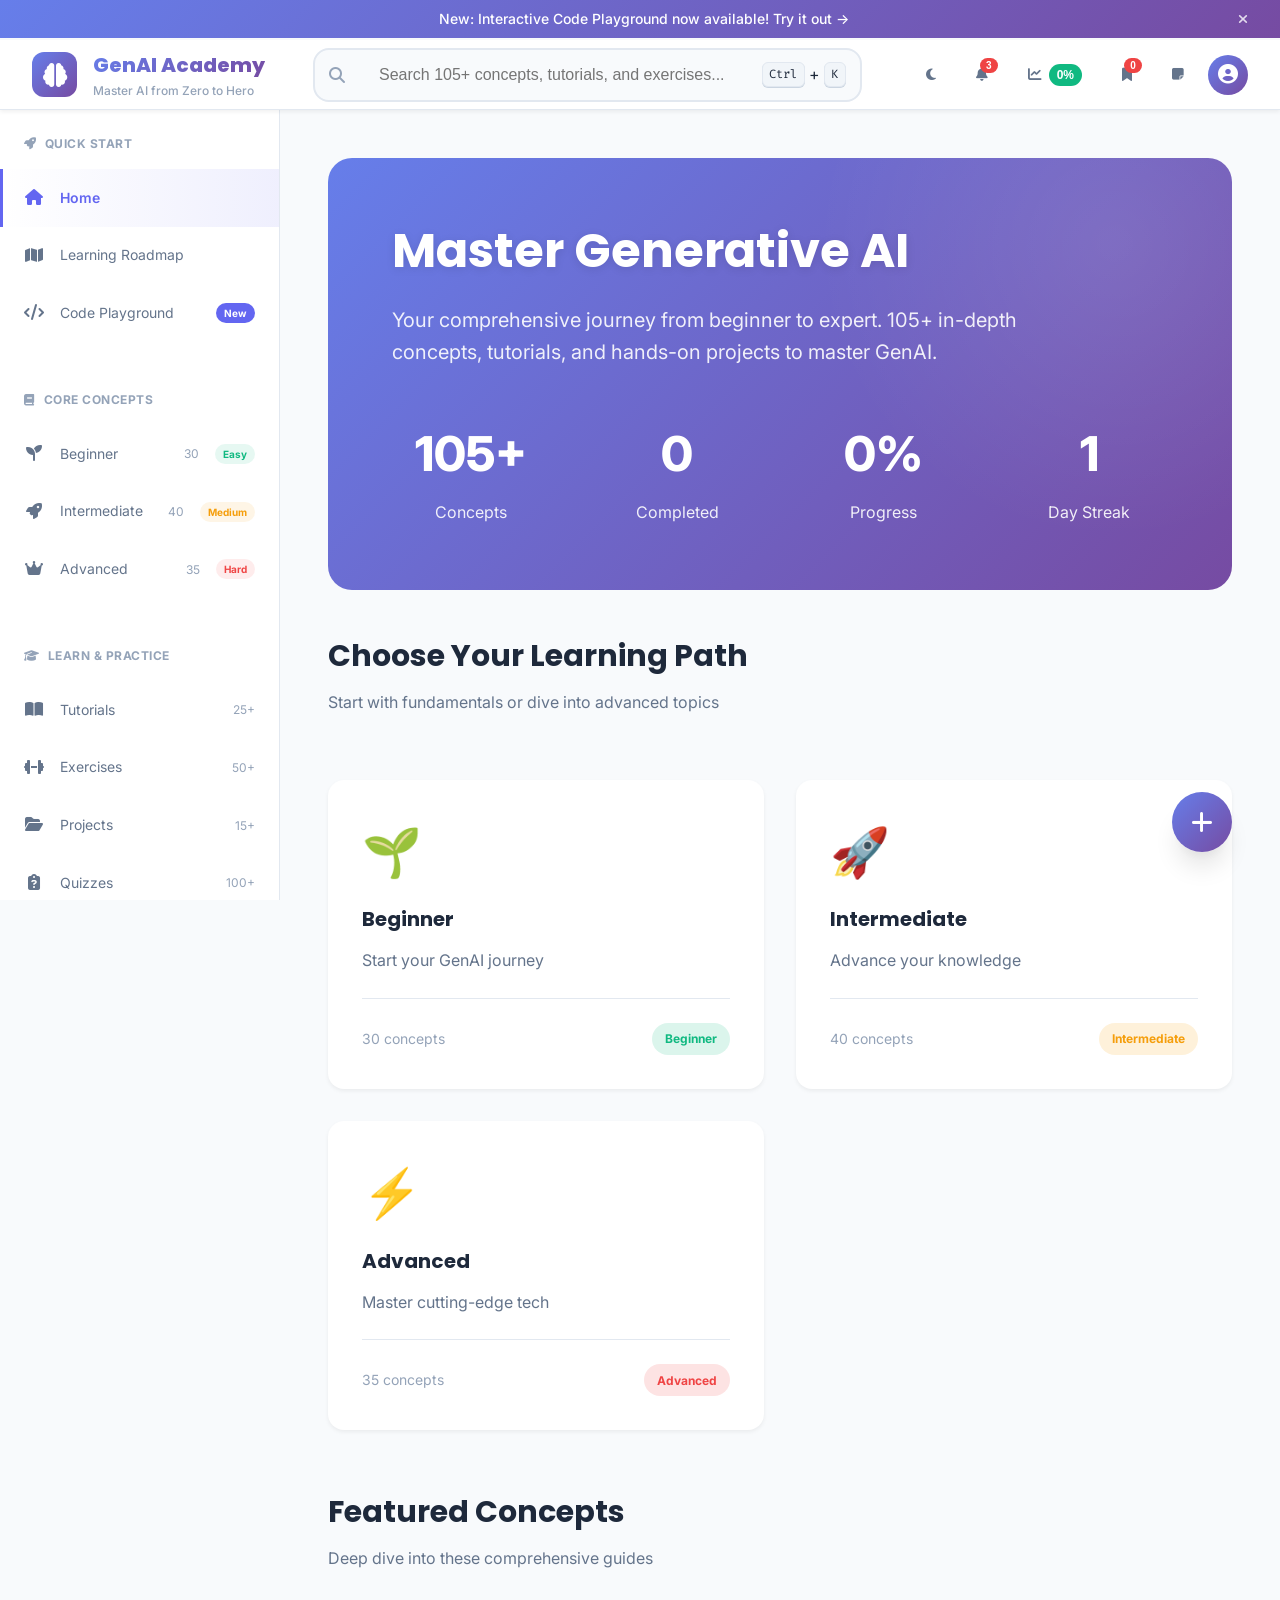
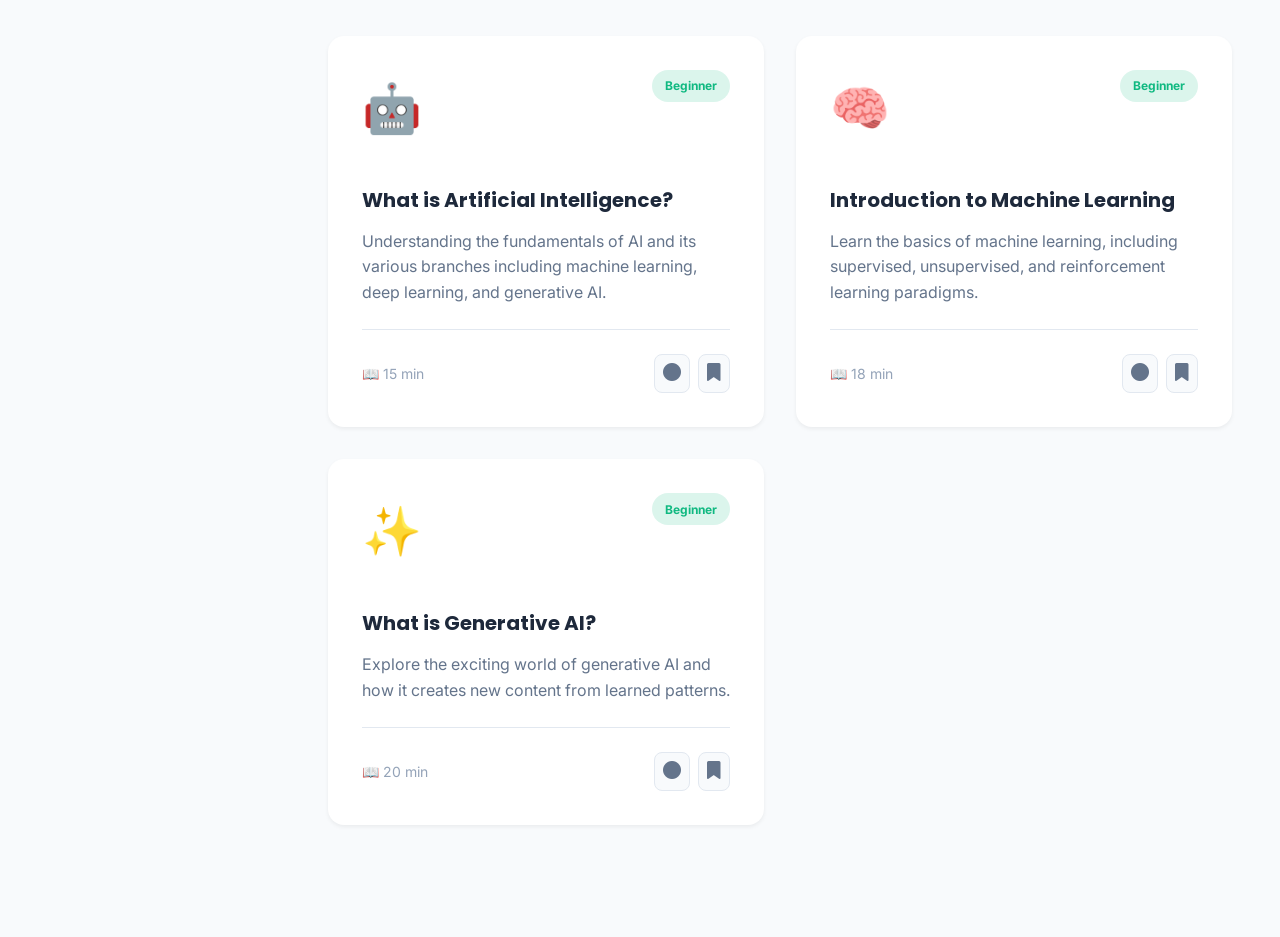
<file: index.html>
<!DOCTYPE html>
<html lang="en">
<head>
    <meta charset="UTF-8">
    <meta name="viewport" content="width=device-width, initial-scale=1.0">
    <title>GenAI Academy - Master Generative AI from Beginner to Expert</title>
    <meta name="description" content="The most comprehensive Generative AI learning platform with 105+ in-depth concepts, interactive tutorials, code playgrounds, and real-world projects">
    <link rel="stylesheet" href="styles.css">
    <link rel="preconnect" href="https://fonts.googleapis.com">
    <link rel="preconnect" href="https://fonts.gstatic.com" crossorigin>
    <link href="https://fonts.googleapis.com/css2?family=Poppins:wght@300;400;500;600;700;800;900&family=Inter:wght@300;400;500;600;700;800&family=Fira+Code:wght@400;500;600&display=swap" rel="stylesheet">
    <link rel="stylesheet" href="https://cdnjs.cloudflare.com/ajax/libs/font-awesome/6.4.0/css/all.min.css">
</head>
<body>
    <!-- Loading Screen -->
    <div id="loading-screen" class="loading-screen">
        <div class="loading-content">
            <div class="loading-spinner"></div>
            <h2>Loading GenAI Academy</h2>
            <p>Preparing your learning experience...</p>
            <div class="loading-progress">
                <div class="loading-progress-bar" id="loadingProgress"></div>
            </div>
        </div>
    </div>

    <!-- Announcement Banner -->
    <div class="announcement-banner" id="announcementBanner">
        <div class="announcement-content">
            <i class="fas fa-sparkles"></i>
            <span>New: Interactive Code Playground now available! Try it out →</span>
        </div>
        <button class="announcement-close" onclick="closeAnnouncement()">
            <i class="fas fa-times"></i>
        </button>
    </div>

    <!-- Header -->
    <header class="header">
        <div class="header-left">
            <button class="menu-toggle" id="menuToggle">
                <span></span>
                <span></span>
                <span></span>
            </button>
            <div class="logo">
                <div class="logo-icon">
                    <i class="fas fa-brain"></i>
                </div>
                <div class="logo-content">
                    <span class="logo-text">GenAI Academy</span>
                    <span class="logo-tagline">Master AI from Zero to Hero</span>
                </div>
            </div>
        </div>

        <div class="header-center">
            <div class="search-container">
                <div class="search-bar">
                    <i class="fas fa-search search-icon"></i>
                    <input type="text" id="searchInput" placeholder="Search 105+ concepts, tutorials, and exercises..." class="search-input">
                    <div class="search-shortcuts">
                        <kbd>Ctrl</kbd> + <kbd>K</kbd>
                    </div>
                </div>
                <div class="search-results" id="searchResults"></div>
            </div>
        </div>

        <div class="header-right">
            <button class="header-btn tooltip-container" id="themeToggle" title="Toggle Theme">
                <i class="fas fa-moon theme-icon"></i>
                <span class="tooltip">Toggle Theme</span>
            </button>

            <button class="header-btn tooltip-container" id="notificationsBtn" title="Notifications">
                <i class="fas fa-bell"></i>
                <span class="notification-badge">3</span>
                <span class="tooltip">Notifications</span>
            </button>

            <button class="header-btn tooltip-container" id="progressBtn" title="Your Progress">
                <i class="fas fa-chart-line"></i>
                <span class="progress-badge" id="progressBadge">0%</span>
                <span class="tooltip">Your Progress</span>
            </button>

            <button class="header-btn tooltip-container" id="bookmarksBtn" title="Bookmarks">
                <i class="fas fa-bookmark"></i>
                <span class="bookmark-count" id="bookmarkCount">0</span>
                <span class="tooltip">Bookmarks</span>
            </button>

            <button class="header-btn tooltip-container" id="notesBtn" title="My Notes">
                <i class="fas fa-note-sticky"></i>
                <span class="tooltip">My Notes</span>
            </button>

            <div class="user-menu">
                <button class="user-avatar">
                    <i class="fas fa-user-circle"></i>
                </button>
            </div>
        </div>
    </header>

    <!-- Sidebar -->
    <aside class="sidebar" id="sidebar">
        <nav class="sidebar-nav">
            <!-- Quick Start -->
            <div class="nav-section">
                <div class="nav-section-title">
                    <i class="fas fa-rocket"></i>
                    Quick Start
                </div>
                <a href="#home" class="nav-item active" data-page="home">
                    <span class="nav-icon"><i class="fas fa-home"></i></span>
                    <span class="nav-text">Home</span>
                </a>
                <a href="#roadmap" class="nav-item" data-page="roadmap">
                    <span class="nav-icon"><i class="fas fa-map"></i></span>
                    <span class="nav-text">Learning Roadmap</span>
                </a>
                <a href="#playground" class="nav-item" data-page="playground">
                    <span class="nav-icon"><i class="fas fa-code"></i></span>
                    <span class="nav-text">Code Playground</span>
                    <span class="nav-badge badge-new">New</span>
                </a>
            </div>

            <!-- Concepts -->
            <div class="nav-section">
                <div class="nav-section-title">
                    <i class="fas fa-book"></i>
                    Core Concepts
                </div>
                <a href="#beginner" class="nav-item" data-page="beginner">
                    <span class="nav-icon"><i class="fas fa-seedling"></i></span>
                    <span class="nav-text">Beginner</span>
                    <span class="nav-count">30</span>
                    <span class="nav-badge badge-green">Easy</span>
                </a>
                <a href="#intermediate" class="nav-item" data-page="intermediate">
                    <span class="nav-icon"><i class="fas fa-rocket"></i></span>
                    <span class="nav-text">Intermediate</span>
                    <span class="nav-count">40</span>
                    <span class="nav-badge badge-orange">Medium</span>
                </a>
                <a href="#advanced" class="nav-item" data-page="advanced">
                    <span class="nav-icon"><i class="fas fa-crown"></i></span>
                    <span class="nav-text">Advanced</span>
                    <span class="nav-count">35</span>
                    <span class="nav-badge badge-red">Hard</span>
                </a>
            </div>

            <!-- Learn & Practice -->
            <div class="nav-section">
                <div class="nav-section-title">
                    <i class="fas fa-graduation-cap"></i>
                    Learn & Practice
                </div>
                <a href="#tutorials" class="nav-item" data-page="tutorials">
                    <span class="nav-icon"><i class="fas fa-book-open"></i></span>
                    <span class="nav-text">Tutorials</span>
                    <span class="nav-count">25+</span>
                </a>
                <a href="#exercises" class="nav-item" data-page="exercises">
                    <span class="nav-icon"><i class="fas fa-dumbbell"></i></span>
                    <span class="nav-text">Exercises</span>
                    <span class="nav-count">50+</span>
                </a>
                <a href="#projects" class="nav-item" data-page="projects">
                    <span class="nav-icon"><i class="fas fa-folder-open"></i></span>
                    <span class="nav-text">Projects</span>
                    <span class="nav-count">15+</span>
                </a>
                <a href="#quizzes" class="nav-item" data-page="quizzes">
                    <span class="nav-icon"><i class="fas fa-clipboard-question"></i></span>
                    <span class="nav-text">Quizzes</span>
                    <span class="nav-count">100+</span>
                </a>
            </div>

            <!-- Resources -->
            <div class="nav-section">
                <div class="nav-section-title">
                    <i class="fas fa-compass"></i>
                    Resources
                </div>
                <a href="#faq" class="nav-item" data-page="faq">
                    <span class="nav-icon"><i class="fas fa-circle-question"></i></span>
                    <span class="nav-text">FAQ</span>
                </a>
                <a href="#interview" class="nav-item" data-page="interview">
                    <span class="nav-icon"><i class="fas fa-briefcase"></i></span>
                    <span class="nav-text">Interview Prep</span>
                </a>
                <a href="#glossary" class="nav-item" data-page="glossary">
                    <span class="nav-icon"><i class="fas fa-book-bookmark"></i></span>
                    <span class="nav-text">Glossary</span>
                </a>
                <a href="#resources" class="nav-item" data-page="resources">
                    <span class="nav-icon"><i class="fas fa-link"></i></span>
                    <span class="nav-text">External Resources</span>
                </a>
                <a href="#community" class="nav-item" data-page="community">
                    <span class="nav-icon"><i class="fas fa-users"></i></span>
                    <span class="nav-text">Community</span>
                </a>
            </div>
        </nav>

        <!-- Sidebar Footer -->
        <div class="sidebar-footer">
            <!-- Learning Streak -->
            <div class="streak-card">
                <div class="streak-header">
                    <i class="fas fa-fire"></i>
                    <span>Learning Streak</span>
                </div>
                <div class="streak-value">
                    <span class="streak-number" id="streakDays">0</span>
                    <span class="streak-label">days</span>
                </div>
            </div>

            <!-- Progress Card -->
            <div class="progress-card">
                <div class="progress-card-header">
                    <span class="progress-card-title">Your Progress</span>
                    <span class="progress-percentage" id="sidebarProgressPercent">0%</span>
                </div>
                <div class="progress-bar">
                    <div class="progress-bar-fill" id="sidebarProgressBar" style="width: 0%"></div>
                </div>
                <div class="progress-stats">
                    <div class="progress-stat">
                        <span class="progress-stat-value" id="completedCount">0</span>
                        <span class="progress-stat-label">Completed</span>
                    </div>
                    <div class="progress-stat">
                        <span class="progress-stat-value">105</span>
                        <span class="progress-stat-label">Total</span>
                    </div>
                </div>
            </div>
        </div>
    </aside>

    <!-- Main Content -->
    <main class="main-content" id="mainContent">
        <!-- Content dynamically loaded here -->
    </main>

    <!-- Floating Action Button -->
    <div class="fab-container">
        <button class="fab" id="fabMain">
            <i class="fas fa-plus"></i>
        </button>
        <div class="fab-menu" id="fabMenu">
            <button class="fab-item" onclick="openNoteModal()">
                <i class="fas fa-note-sticky"></i>
                <span>New Note</span>
            </button>
            <button class="fab-item" onclick="navigateTo('playground')">
                <i class="fas fa-code"></i>
                <span>Code Playground</span>
            </button>
            <button class="fab-item" onclick="exportProgress()">
                <i class="fas fa-download"></i>
                <span>Export Progress</span>
            </button>
        </div>
    </div>

    <!-- Scroll to Top Button -->
    <button class="scroll-top" id="scrollTop">
        <i class="fas fa-arrow-up"></i>
    </button>

    <!-- Modal: Concept Detail -->
    <div class="modal" id="conceptModal">
        <div class="modal-overlay" onclick="closeModal('conceptModal')"></div>
        <div class="modal-content modal-large">
            <div class="modal-header">
                <h2 class="modal-title" id="conceptModalTitle">Concept</h2>
                <div class="modal-actions">
                    <button class="modal-action-btn" onclick="shareContent()" title="Share">
                        <i class="fas fa-share-nodes"></i>
                    </button>
                    <button class="modal-action-btn" onclick="printContent()" title="Print">
                        <i class="fas fa-print"></i>
                    </button>
                    <button class="modal-close" onclick="closeModal('conceptModal')">
                        <i class="fas fa-times"></i>
                    </button>
                </div>
            </div>
            <div class="modal-body" id="modalBody">
                <!-- Content loaded dynamically -->
            </div>
        </div>
    </div>

    <!-- Modal: Progress Details -->
    <div class="modal" id="progressModal">
        <div class="modal-overlay" onclick="closeModal('progressModal')"></div>
        <div class="modal-content">
            <div class="modal-header">
                <h2 class="modal-title">Your Learning Progress</h2>
                <button class="modal-close" onclick="closeModal('progressModal')">
                    <i class="fas fa-times"></i>
                </button>
            </div>
            <div class="modal-body" id="progressModalBody"></div>
        </div>
    </div>

    <!-- Modal: Bookmarks -->
    <div class="modal" id="bookmarksModal">
        <div class="modal-overlay" onclick="closeModal('bookmarksModal')"></div>
        <div class="modal-content">
            <div class="modal-header">
                <h2 class="modal-title">Your Bookmarks</h2>
                <button class="modal-close" onclick="closeModal('bookmarksModal')">
                    <i class="fas fa-times"></i>
                </button>
            </div>
            <div class="modal-body" id="bookmarksModalBody"></div>
        </div>
    </div>

    <!-- Modal: Notes -->
    <div class="modal" id="notesModal">
        <div class="modal-overlay" onclick="closeModal('notesModal')"></div>
        <div class="modal-content">
            <div class="modal-header">
                <h2 class="modal-title">My Notes</h2>
                <button class="btn btn-primary" onclick="openNoteModal()">
                    <i class="fas fa-plus"></i> New Note
                </button>
                <button class="modal-close" onclick="closeModal('notesModal')">
                    <i class="fas fa-times"></i>
                </button>
            </div>
            <div class="modal-body" id="notesModalBody"></div>
        </div>
    </div>

    <!-- Modal: Create/Edit Note -->
    <div class="modal" id="noteEditorModal">
        <div class="modal-overlay" onclick="closeModal('noteEditorModal')"></div>
        <div class="modal-content">
            <div class="modal-header">
                <h2 class="modal-title">Create Note</h2>
                <button class="modal-close" onclick="closeModal('noteEditorModal')">
                    <i class="fas fa-times"></i>
                </button>
            </div>
            <div class="modal-body">
                <div class="form-group">
                    <label for="noteTitle">Title</label>
                    <input type="text" id="noteTitle" class="form-input" placeholder="Enter note title...">
                </div>
                <div class="form-group">
                    <label for="noteContent">Content</label>
                    <textarea id="noteContent" class="form-textarea" rows="10" placeholder="Write your notes here..."></textarea>
                </div>
                <div class="form-group">
                    <label for="noteTags">Tags (comma separated)</label>
                    <input type="text" id="noteTags" class="form-input" placeholder="ai, machine-learning, tutorial">
                </div>
                <div class="modal-footer">
                    <button class="btn btn-secondary" onclick="closeModal('noteEditorModal')">Cancel</button>
                    <button class="btn btn-primary" onclick="saveNote()">
                        <i class="fas fa-save"></i> Save Note
                    </button>
                </div>
            </div>
        </div>
    </div>

    <!-- Modal: Quiz -->
    <div class="modal" id="quizModal">
        <div class="modal-overlay" onclick="closeModal('quizModal')"></div>
        <div class="modal-content modal-large">
            <div class="modal-header">
                <h2 class="modal-title" id="quizModalTitle">Quiz</h2>
                <button class="modal-close" onclick="closeModal('quizModal')">
                    <i class="fas fa-times"></i>
                </button>
            </div>
            <div class="modal-body" id="quizModalBody"></div>
        </div>
    </div>

    <!-- Modal: Notifications -->
    <div class="modal" id="notificationsModal">
        <div class="modal-overlay" onclick="closeModal('notificationsModal')"></div>
        <div class="modal-content">
            <div class="modal-header">
                <h2 class="modal-title">Notifications</h2>
                <button class="btn btn-secondary btn-sm" onclick="clearAllNotifications()">
                    Clear All
                </button>
                <button class="modal-close" onclick="closeModal('notificationsModal')">
                    <i class="fas fa-times"></i>
                </button>
            </div>
            <div class="modal-body" id="notificationsModalBody"></div>
        </div>
    </div>

    <!-- Toast Notifications -->
    <div class="toast-container" id="toastContainer"></div>

    <!-- Scripts -->
    <script src="data.js"></script>
    <script src="utils.js"></script>
    <script src="app.js"></script>
</body>
</html>
</file>
<file: styles.css>
/* ============================================
   GENAI ACADEMY - PRODUCTION CSS
   Version: 2.0
   A comprehensive, production-ready design system
   ============================================ */

/* ===== CSS VARIABLES & DESIGN TOKENS ===== */
:root {
    /* Primary Brand Colors */
    --primary-purple: #6366f1;
    --primary-blue: #3b82f6;
    --primary-green: #10b981;
    --primary-orange: #f59e0b;
    --primary-red: #ef4444;
    --primary-pink: #ec4899;
    --primary-cyan: #06b6d4;
    --primary-teal: #14b8a6;
    
    /* Gradient Definitions */
    --gradient-purple: linear-gradient(135deg, #667eea 0%, #764ba2 100%);
    --gradient-blue: linear-gradient(135deg, #3b82f6 0%, #2563eb 100%);
    --gradient-green: linear-gradient(135deg, #10b981 0%, #059669 100%);
    --gradient-orange: linear-gradient(135deg, #f59e0b 0%, #d97706 100%);
    --gradient-red: linear-gradient(135deg, #ef4444 0%, #dc2626 100%);
    --gradient-sunset: linear-gradient(135deg, #ff6b6b 0%, #feca57 100%);
    --gradient-ocean: linear-gradient(135deg, #667eea 0%, #06b6d4 100%);
    --gradient-forest: linear-gradient(135deg, #10b981 0%, #14b8a6 100%);
    --gradient-fire: linear-gradient(135deg, #f59e0b 0%, #ef4444 100%);
    
    /* Background Colors */
    --bg-primary: #ffffff;
    --bg-secondary: #f8fafc;
    --bg-tertiary: #f1f5f9;
    --bg-card: #ffffff;
    --bg-hover: #f8fafc;
    --bg-overlay: rgba(0, 0, 0, 0.5);
    
    /* Text Colors */
    --text-primary: #1e293b;
    --text-secondary: #64748b;
    --text-tertiary: #94a3b8;
    --text-white: #ffffff;
    --text-inverse: #ffffff;
    
    /* Border & Divider Colors */
    --border-color: #e2e8f0;
    --border-light: #f1f5f9;
    --border-dark: #cbd5e1;
    --divider: #e2e8f0;
    
    /* Shadow Definitions */
    --shadow-xs: 0 1px 2px 0 rgba(0, 0, 0, 0.05);
    --shadow-sm: 0 2px 4px rgba(0, 0, 0, 0.06);
    --shadow-md: 0 4px 6px -1px rgba(0, 0, 0, 0.1), 0 2px 4px -1px rgba(0, 0, 0, 0.06);
    --shadow-lg: 0 10px 15px -3px rgba(0, 0, 0, 0.1), 0 4px 6px -2px rgba(0, 0, 0, 0.05);
    --shadow-xl: 0 20px 25px -5px rgba(0, 0, 0, 0.1), 0 10px 10px -5px rgba(0, 0, 0, 0.04);
    --shadow-2xl: 0 25px 50px -12px rgba(0, 0, 0, 0.25);
    --shadow-inner: inset 0 2px 4px 0 rgba(0, 0, 0, 0.06);
    
    /* Spacing System */
    --space-xs: 0.25rem;
    --space-sm: 0.5rem;
    --space-md: 1rem;
    --space-lg: 1.5rem;
    --space-xl: 2rem;
    --space-2xl: 3rem;
    --space-3xl: 4rem;
    
    /* Layout Dimensions */
    --header-height: 70px;
    --sidebar-width: 280px;
    --sidebar-collapsed: 80px;
    --container-max: 1400px;
    
    /* Border Radius */
    --radius-xs: 0.25rem;
    --radius-sm: 0.375rem;
    --radius-md: 0.5rem;
    --radius-lg: 0.75rem;
    --radius-xl: 1rem;
    --radius-2xl: 1.5rem;
    --radius-full: 9999px;
    
    /* Transitions */
    --transition-fast: 150ms cubic-bezier(0.4, 0, 0.2, 1);
    --transition-base: 250ms cubic-bezier(0.4, 0, 0.2, 1);
    --transition-slow: 350ms cubic-bezier(0.4, 0, 0.2, 1);
    --transition-bounce: 500ms cubic-bezier(0.68, -0.55, 0.265, 1.55);
    
    /* Z-Index Scale */
    --z-dropdown: 1000;
    --z-sticky: 1020;
    --z-fixed: 1030;
    --z-modal-backdrop: 1040;
    --z-modal: 1050;
    --z-popover: 1060;
    --z-tooltip: 1070;
    
    /* Typography */
    --font-sans: 'Inter', -apple-system, BlinkMacSystemFont, 'Segoe UI', sans-serif;
    --font-display: 'Poppins', sans-serif;
    --font-mono: 'Fira Code', 'Courier New', monospace;
    
    --font-size-xs: 0.75rem;
    --font-size-sm: 0.875rem;
    --font-size-base: 1rem;
    --font-size-lg: 1.125rem;
    --font-size-xl: 1.25rem;
    --font-size-2xl: 1.5rem;
    --font-size-3xl: 1.875rem;
    --font-size-4xl: 2.25rem;
    --font-size-5xl: 3rem;
}

/* Dark Theme Variables */
[data-theme="dark"] {
    --bg-primary: #0f172a;
    --bg-secondary: #1e293b;
    --bg-tertiary: #334155;
    --bg-card: #1e293b;
    --bg-hover: #334155;
    --bg-overlay: rgba(0, 0, 0, 0.7);
    
    --text-primary: #f1f5f9;
    --text-secondary: #cbd5e1;
    --text-tertiary: #94a3b8;
    
    --border-color: #334155;
    --border-light: #1e293b;
    --border-dark: #475569;
    --divider: #334155;
    
    --shadow-sm: 0 2px 4px rgba(0, 0, 0, 0.3);
    --shadow-md: 0 4px 6px -1px rgba(0, 0, 0, 0.4), 0 2px 4px -1px rgba(0, 0, 0, 0.3);
    --shadow-lg: 0 10px 15px -3px rgba(0, 0, 0, 0.5), 0 4px 6px -2px rgba(0, 0, 0, 0.4);
    --shadow-xl: 0 20px 25px -5px rgba(0, 0, 0, 0.6), 0 10px 10px -5px rgba(0, 0, 0, 0.5);
}

/* ===== RESET & BASE STYLES ===== */
*, *::before, *::after {
    margin: 0;
    padding: 0;
    box-sizing: border-box;
}

html {
    font-size: 16px;
    scroll-behavior: smooth;
    -webkit-font-smoothing: antialiased;
    -moz-osx-font-smoothing: grayscale;
}

body {
    font-family: var(--font-sans);
    background: var(--bg-secondary);
    color: var(--text-primary);
    line-height: 1.6;
    overflow-x: hidden;
    transition: background var(--transition-base), color var(--transition-base);
}

h1, h2, h3, h4, h5, h6 {
    font-family: var(--font-display);
    font-weight: 700;
    line-height: 1.2;
    margin-bottom: var(--space-md);
    color: var(--text-primary);
}

h1 { font-size: var(--font-size-5xl); }
h2 { font-size: var(--font-size-4xl); }
h3 { font-size: var(--font-size-3xl); }
h4 { font-size: var(--font-size-2xl); }
h5 { font-size: var(--font-size-xl); }
h6 { font-size: var(--font-size-lg); }

p {
    margin-bottom: var(--space-md);
    color: var(--text-secondary);
}

a {
    text-decoration: none;
    color: inherit;
    transition: color var(--transition-fast);
}

a:hover {
    color: var(--primary-purple);
}

ul, ol {
    list-style-position: inside;
    margin-bottom: var(--space-md);
}

img {
    max-width: 100%;
    height: auto;
    display: block;
}

code {
    font-family: var(--font-mono);
    font-size: 0.9em;
    padding: 0.2em 0.4em;
    background: var(--bg-tertiary);
    border-radius: var(--radius-sm);
    color: var(--primary-purple);
}

pre {
    font-family: var(--font-mono);
    background: var(--bg-tertiary);
    padding: var(--space-lg);
    border-radius: var(--radius-lg);
    overflow-x: auto;
    margin: var(--space-lg) 0;
    border: 1px solid var(--border-color);
}

pre code {
    background: none;
    padding: 0;
    color: var(--text-primary);
}

kbd {
    font-family: var(--font-mono);
    font-size: var(--font-size-xs);
    padding: 0.15rem 0.4rem;
    background: var(--bg-tertiary);
    border: 1px solid var(--border-color);
    border-radius: var(--radius-sm);
    box-shadow: 0 1px 0 var(--border-dark);
}

/* ===== SCROLLBAR STYLING ===== */
::-webkit-scrollbar {
    width: 10px;
    height: 10px;
}

::-webkit-scrollbar-track {
    background: var(--bg-secondary);
}

::-webkit-scrollbar-thumb {
    background: var(--border-dark);
    border-radius: var(--radius-full);
}

::-webkit-scrollbar-thumb:hover {
    background: var(--text-tertiary);
}

/* ===== LOADING SCREEN ===== */
.loading-screen {
    position: fixed;
    inset: 0;
    background: var(--gradient-purple);
    display: flex;
    align-items: center;
    justify-content: center;
    z-index: 10000;
    transition: opacity var(--transition-slow), visibility var(--transition-slow);
}

.loading-screen.hidden {
    opacity: 0;
    visibility: hidden;
}

.loading-content {
    text-align: center;
    color: white;
}

.loading-spinner {
    width: 60px;
    height: 60px;
    border: 4px solid rgba(255, 255, 255, 0.3);
    border-top-color: white;
    border-radius: 50%;
    animation: spin 1s linear infinite;
    margin: 0 auto var(--space-lg);
}

.loading-content h2 {
    font-size: var(--font-size-2xl);
    margin-bottom: var(--space-sm);
    color: white;
}

.loading-content p {
    color: rgba(255, 255, 255, 0.9);
    margin-bottom: var(--space-lg);
}

.loading-progress {
    width: 200px;
    height: 4px;
    background: rgba(255, 255, 255, 0.3);
    border-radius: var(--radius-full);
    overflow: hidden;
    margin: 0 auto;
}

.loading-progress-bar {
    height: 100%;
    background: white;
    border-radius: var(--radius-full);
    animation: loadingProgress 2s ease-in-out infinite;
}

@keyframes spin {
    to { transform: rotate(360deg); }
}

@keyframes loadingProgress {
    0%, 100% { width: 0%; }
    50% { width: 100%; }
}

/* ===== ANNOUNCEMENT BANNER ===== */
.announcement-banner {
    background: var(--gradient-purple);
    color: white;
    padding: var(--space-sm) var(--space-lg);
    display: flex;
    align-items: center;
    justify-content: center;
    position: fixed;
    top: 0;
    left: 0;
    right: 0;
    z-index: var(--z-sticky);
    animation: slideDown var(--transition-slow);
}

.announcement-content {
    display: flex;
    align-items: center;
    gap: var(--space-sm);
    font-size: var(--font-size-sm);
    font-weight: 500;
}

.announcement-close {
    position: absolute;
    right: var(--space-lg);
    background: none;
    border: none;
    color: white;
    cursor: pointer;
    padding: var(--space-sm);
    opacity: 0.8;
    transition: opacity var(--transition-fast);
}

.announcement-close:hover {
    opacity: 1;
}

@keyframes slideDown {
    from {
        transform: translateY(-100%);
        opacity: 0;
    }
    to {
        transform: translateY(0);
        opacity: 1;
    }
}

/* ===== HEADER ===== */
.header {
    position: fixed;
    top: 0;
    left: 0;
    right: 0;
    height: var(--header-height);
    background: var(--bg-card);
    border-bottom: 1px solid var(--border-color);
    display: flex;
    align-items: center;
    justify-content: space-between;
    padding: 0 var(--space-xl);
    z-index: var(--z-fixed);
    box-shadow: var(--shadow-sm);
    transition: all var(--transition-base);
}

body:has(.announcement-banner) .header {
    top: 40px;
}

.header-left {
    display: flex;
    align-items: center;
    gap: var(--space-lg);
}

.menu-toggle {
    display: none;
    flex-direction: column;
    gap: 4px;
    background: none;
    border: none;
    cursor: pointer;
    padding: var(--space-sm);
    border-radius: var(--radius-md);
    transition: background var(--transition-fast);
}

.menu-toggle:hover {
    background: var(--bg-hover);
}

.menu-toggle span {
    width: 24px;
    height: 3px;
    background: var(--text-primary);
    border-radius: var(--radius-full);
    transition: all var(--transition-base);
}

.menu-toggle.active span:nth-child(1) {
    transform: rotate(45deg) translate(6px, 6px);
}

.menu-toggle.active span:nth-child(2) {
    opacity: 0;
}

.menu-toggle.active span:nth-child(3) {
    transform: rotate(-45deg) translate(6px, -6px);
}

.logo {
    display: flex;
    align-items: center;
    gap: var(--space-md);
}

.logo-icon {
    width: 45px;
    height: 45px;
    background: var(--gradient-purple);
    border-radius: var(--radius-lg);
    display: flex;
    align-items: center;
    justify-content: center;
    color: white;
    font-size: 1.5rem;
}

.logo-content {
    display: flex;
    flex-direction: column;
}

.logo-text {
    font-family: var(--font-display);
    font-size: var(--font-size-xl);
    font-weight: 800;
    background: var(--gradient-purple);
    -webkit-background-clip: text;
    -webkit-text-fill-color: transparent;
    background-clip: text;
}

.logo-tagline {
    font-size: var(--font-size-xs);
    color: var(--text-tertiary);
    font-weight: 500;
}

.header-center {
    flex: 1;
    max-width: 600px;
    margin: 0 var(--space-2xl);
}

.search-container {
    position: relative;
    width: 100%;
}

.search-bar {
    position: relative;
    display: flex;
    align-items: center;
}

.search-icon {
    position: absolute;
    left: var(--space-md);
    color: var(--text-tertiary);
    pointer-events: none;
}

.search-input {
    width: 100%;
    padding: var(--space-md) var(--space-2xl) var(--space-md) var(--space-3xl);
    border: 2px solid var(--border-color);
    border-radius: var(--radius-xl);
    background: var(--bg-secondary);
    color: var(--text-primary);
    font-size: var(--font-size-base);
    transition: all var(--transition-base);
}

.search-input:focus {
    outline: none;
    border-color: var(--primary-purple);
    background: var(--bg-card);
    box-shadow: 0 0 0 4px rgba(99, 102, 241, 0.1);
}

.search-shortcuts {
    position: absolute;
    right: var(--space-md);
    display: flex;
    gap: var(--space-xs);
    pointer-events: none;
}

.search-results {
    position: absolute;
    top: calc(100% + var(--space-sm));
    left: 0;
    right: 0;
    background: var(--bg-card);
    border-radius: var(--radius-lg);
    box-shadow: var(--shadow-xl);
    max-height: 500px;
    overflow-y: auto;
    display: none;
    z-index: var(--z-dropdown);
    border: 1px solid var(--border-color);
}

.search-results.active {
    display: block;
    animation: fadeInDown var(--transition-base);
}

.search-result-item {
    padding: var(--space-md) var(--space-lg);
    border-bottom: 1px solid var(--border-color);
    cursor: pointer;
    transition: background var(--transition-fast);
}

.search-result-item:hover {
    background: var(--bg-hover);
}

.search-result-item:last-child {
    border-bottom: none;
}

.search-result-title {
    font-weight: 600;
    color: var(--text-primary);
    margin-bottom: var(--space-xs);
    display: flex;
    align-items: center;
    gap: var(--space-sm);
}

.search-result-category {
    font-size: var(--font-size-sm);
    color: var(--text-tertiary);
}

.header-right {
    display: flex;
    align-items: center;
    gap: var(--space-sm);
}

.header-btn {
    position: relative;
    padding: var(--space-md);
    background: none;
    border: none;
    color: var(--text-secondary);
    cursor: pointer;
    border-radius: var(--radius-lg);
    transition: all var(--transition-fast);
    display: flex;
    align-items: center;
    gap: var(--space-sm);
}

.header-btn:hover {
    background: var(--bg-hover);
    color: var(--text-primary);
}

.notification-badge,
.bookmark-count {
    position: absolute;
    top: 6px;
    right: 6px;
    padding: 2px 6px;
    background: var(--primary-red);
    color: white;
    border-radius: var(--radius-full);
    font-size: 10px;
    font-weight: 700;
    min-width: 18px;
    text-align: center;
}

.progress-badge {
    padding: 4px 8px;
    background: var(--primary-green);
    color: white;
    border-radius: var(--radius-full);
    font-size: var(--font-size-xs);
    font-weight: 700;
}

.user-avatar {
    width: 40px;
    height: 40px;
    background: var(--gradient-purple);
    border: none;
    border-radius: var(--radius-full);
    color: white;
    font-size: 1.25rem;
    cursor: pointer;
    transition: transform var(--transition-fast);
}

.user-avatar:hover {
    transform: scale(1.05);
}

/* ===== TOOLTIPS ===== */
.tooltip-container {
    position: relative;
}

.tooltip {
    position: absolute;
    bottom: calc(100% + 8px);
    left: 50%;
    transform: translateX(-50%);
    padding: var(--space-sm) var(--space-md);
    background: var(--text-primary);
    color: white;
    font-size: var(--font-size-xs);
    border-radius: var(--radius-md);
    white-space: nowrap;
    opacity: 0;
    pointer-events: none;
    transition: opacity var(--transition-fast);
    z-index: var(--z-tooltip);
}

.tooltip::after {
    content: '';
    position: absolute;
    top: 100%;
    left: 50%;
    transform: translateX(-50%);
    border: 4px solid transparent;
    border-top-color: var(--text-primary);
}

.tooltip-container:hover .tooltip {
    opacity: 1;
}

/* ===== SIDEBAR ===== */
.sidebar {
    position: fixed;
    left: 0;
    top: var(--header-height);
    width: var(--sidebar-width);
    height: calc(100vh - var(--header-height));
    background: var(--bg-card);
    border-right: 1px solid var(--border-color);
    overflow-y: auto;
    overflow-x: hidden;
    z-index: var(--z-sticky);
    transition: transform var(--transition-base);
    display: flex;
    flex-direction: column;
}

body:has(.announcement-banner) .sidebar {
    top: calc(var(--header-height) + 40px);
    height: calc(100vh - var(--header-height) - 40px);
}

.sidebar-nav {
    flex: 1;
    padding: var(--space-lg) 0;
}

.nav-section {
    margin-bottom: var(--space-2xl);
}

.nav-section-title {
    padding: 0 var(--space-lg);
    font-size: var(--font-size-xs);
    font-weight: 700;
    text-transform: uppercase;
    color: var(--text-tertiary);
    letter-spacing: 0.5px;
    margin-bottom: var(--space-md);
    display: flex;
    align-items: center;
    gap: var(--space-sm);
}

.nav-item {
    display: flex;
    align-items: center;
    padding: var(--space-md) var(--space-lg);
    color: var(--text-secondary);
    transition: all var(--transition-fast);
    position: relative;
    gap: var(--space-md);
}

.nav-item:hover {
    background: var(--bg-hover);
    color: var(--text-primary);
}

.nav-item.active {
    background: linear-gradient(90deg, transparent, rgba(99, 102, 241, 0.1));
    color: var(--primary-purple);
    font-weight: 600;
}

.nav-item.active::before {
    content: '';
    position: absolute;
    left: 0;
    top: 0;
    bottom: 0;
    width: 3px;
    background: var(--primary-purple);
}

.nav-icon {
    width: 20px;
    text-align: center;
    font-size: 1rem;
    flex-shrink: 0;
}

.nav-text {
    flex: 1;
    font-size: var(--font-size-sm);
}

.nav-count {
    font-size: var(--font-size-xs);
    color: var(--text-tertiary);
}

.nav-badge {
    padding: 2px 8px;
    border-radius: var(--radius-full);
    font-size: 10px;
    font-weight: 700;
    flex-shrink: 0;
}

.badge-new {
    background: var(--primary-purple);
    color: white;
}

.badge-green {
    background: rgba(16, 185, 129, 0.1);
    color: var(--primary-green);
}

.badge-orange {
    background: rgba(245, 158, 11, 0.1);
    color: var(--primary-orange);
}

.badge-red {
    background: rgba(239, 68, 68, 0.1);
    color: var(--primary-red);
}

/* Sidebar Footer */
.sidebar-footer {
    padding: var(--space-lg);
    border-top: 1px solid var(--border-color);
    display: flex;
    flex-direction: column;
    gap: var(--space-md);
}

.streak-card {
    background: var(--gradient-fire);
    padding: var(--space-lg);
    border-radius: var(--radius-lg);
    color: white;
    text-align: center;
}

.streak-header {
    display: flex;
    align-items: center;
    justify-content: center;
    gap: var(--space-sm);
    font-size: var(--font-size-sm);
    font-weight: 600;
    margin-bottom: var(--space-sm);
}

.streak-value {
    display: flex;
    align-items: baseline;
    justify-content: center;
    gap: var(--space-xs);
}

.streak-number {
    font-size: var(--font-size-4xl);
    font-weight: 800;
}

.streak-label {
    font-size: var(--font-size-sm);
    opacity: 0.9;
}

.progress-card {
    background: var(--bg-secondary);
    padding: var(--space-lg);
    border-radius: var(--radius-lg);
    border: 1px solid var(--border-color);
}

.progress-card-header {
    display: flex;
    justify-content: space-between;
    align-items: center;
    margin-bottom: var(--space-md);
}

.progress-card-title {
    font-size: var(--font-size-sm);
    font-weight: 600;
    color: var(--text-primary);
}

.progress-percentage {
    font-size: var(--font-size-lg);
    font-weight: 700;
    background: var(--gradient-purple);
    -webkit-background-clip: text;
    -webkit-text-fill-color: transparent;
}

.progress-bar {
    height: 8px;
    background: var(--bg-tertiary);
    border-radius: var(--radius-full);
    overflow: hidden;
    margin-bottom: var(--space-md);
}

.progress-bar-fill {
    height: 100%;
    background: var(--gradient-purple);
    transition: width var(--transition-slow);
    position: relative;
}

.progress-bar-fill::after {
    content: '';
    position: absolute;
    inset: 0;
    background: linear-gradient(90deg, transparent, rgba(255,255,255,0.3), transparent);
    animation: shimmer 2s infinite;
}

@keyframes shimmer {
    0% { transform: translateX(-100%); }
    100% { transform: translateX(100%); }
}

.progress-stats {
    display: flex;
    justify-content: space-between;
}

.progress-stat {
    display: flex;
    flex-direction: column;
    align-items: center;
}

.progress-stat-value {
    font-size: var(--font-size-xl);
    font-weight: 700;
    color: var(--text-primary);
}

.progress-stat-label {
    font-size: var(--font-size-xs);
    color: var(--text-tertiary);
}

/* ===== MAIN CONTENT ===== */
.main-content {
    margin-left: var(--sidebar-width);
    margin-top: var(--header-height);
    padding: var(--space-2xl);
    min-height: calc(100vh - var(--header-height));
    transition: margin var(--transition-base);
}

body:has(.announcement-banner) .main-content {
    margin-top: calc(var(--header-height) + 40px);
    min-height: calc(100vh - var(--header-height) - 40px);
}

/* Continue with remaining styles in next part due to length... */

/* ===== HERO SECTION ===== */
.hero {
    background: var(--gradient-purple);
    border-radius: var(--radius-2xl);
    padding: var(--space-3xl);
    color: white;
    margin-bottom: var(--space-2xl);
    position: relative;
    overflow: hidden;
}

.hero::before {
    content: '';
    position: absolute;
    top: -50%;
    right: -20%;
    width: 600px;
    height: 600px;
    background: radial-gradient(circle, rgba(255,255,255,0.1) 0%, transparent 70%);
    border-radius: 50%;
}

.hero-content {
    position: relative;
    z-index: 1;
}

.hero h1 {
    font-size: var(--font-size-5xl);
    margin-bottom: var(--space-lg);
    color: white;
    text-shadow: 0 2px 10px rgba(0,0,0,0.1);
}

.hero p {
    font-size: var(--font-size-xl);
    opacity: 0.95;
    max-width: 700px;
    margin-bottom: var(--space-2xl);
    color: rgba(255,255,255,0.95);
}

.hero-stats {
    display: grid;
    grid-template-columns: repeat(auto-fit, minmax(150px, 1fr));
    gap: var(--space-2xl);
    margin-top: var(--space-2xl);
}

.hero-stat {
    text-align: center;
}

.hero-stat-number {
    font-size: var(--font-size-5xl);
    font-weight: 800;
    display: block;
    margin-bottom: var(--space-sm);
}

.hero-stat-label {
    font-size: var(--font-size-base);
    opacity: 0.9;
}

/* ===== CARDS ===== */
.section-header {
    display: flex;
    justify-content: space-between;
    align-items: center;
    margin-bottom: var(--space-2xl);
    flex-wrap: wrap;
    gap: var(--space-lg);
}

.section-title {
    font-size: var(--font-size-3xl);
    color: var(--text-primary);
}

.section-subtitle {
    color: var(--text-secondary);
    margin-top: var(--space-xs);
    font-size: var(--font-size-base);
}

.cards-grid {
    display: grid;
    grid-template-columns: repeat(auto-fill, minmax(340px, 1fr));
    gap: var(--space-xl);
    margin-bottom: var(--space-3xl);
}

.card {
    background: var(--bg-card);
    border-radius: var(--radius-xl);
    padding: var(--space-xl);
    box-shadow: var(--shadow-sm);
    transition: all var(--transition-base);
    cursor: pointer;
    border: 2px solid transparent;
    position: relative;
    overflow: hidden;
}

.card::before {
    content: '';
    position: absolute;
    top: 0;
    left: 0;
    right: 0;
    height: 4px;
    background: var(--gradient-purple);
    opacity: 0;
    transition: opacity var(--transition-base);
}

.card:hover {
    transform: translateY(-8px);
    box-shadow: var(--shadow-xl);
    border-color: var(--primary-purple);
}

.card:hover::before {
    opacity: 1;
}

.card-header {
    display: flex;
    align-items: flex-start;
    justify-content: space-between;
    margin-bottom: var(--space-lg);
}

.card-icon {
    font-size: 3rem;
    margin-bottom: var(--space-md);
}

.card-badge {
    padding: 0.4rem 0.8rem;
    border-radius: var(--radius-full);
    font-size: var(--font-size-xs);
    font-weight: 700;
}

.badge-beginner {
    background: rgba(16, 185, 129, 0.15);
    color: var(--primary-green);
}

.badge-intermediate {
    background: rgba(245, 158, 11, 0.15);
    color: var(--primary-orange);
}

.badge-advanced {
    background: rgba(239, 68, 68, 0.15);
    color: var(--primary-red);
}

.card-title {
    font-size: var(--font-size-xl);
    margin-bottom: var(--space-md);
    color: var(--text-primary);
    line-height: 1.3;
}

.card-description {
    color: var(--text-secondary);
    font-size: var(--font-size-base);
    line-height: 1.6;
    margin-bottom: var(--space-lg);
}

.card-footer {
    display: flex;
    align-items: center;
    justify-content: space-between;
    padding-top: var(--space-lg);
    border-top: 1px solid var(--border-color);
}

.card-meta {
    display: flex;
    gap: var(--space-lg);
    font-size: var(--font-size-sm);
    color: var(--text-tertiary);
}

.card-action {
    display: flex;
    gap: var(--space-sm);
}

.icon-btn {
    padding: var(--space-sm);
    background: var(--bg-secondary);
    border: 1px solid var(--border-color);
    color: var(--text-secondary);
    cursor: pointer;
    border-radius: var(--radius-md);
    transition: all var(--transition-fast);
    font-size: var(--font-size-lg);
}

.icon-btn:hover {
    background: var(--bg-hover);
    color: var(--primary-purple);
    border-color: var(--primary-purple);
    transform: scale(1.1);
}

.icon-btn.active {
    color: var(--primary-red);
    border-color: var(--primary-red);
    background: rgba(239, 68, 68, 0.1);
}

/* ===== BUTTONS ===== */
.btn {
    padding: var(--space-md) var(--space-xl);
    border: none;
    border-radius: var(--radius-lg);
    font-weight: 600;
    cursor: pointer;
    transition: all var(--transition-base);
    display: inline-flex;
    align-items: center;
    gap: var(--space-sm);
    font-size: var(--font-size-base);
    text-decoration: none;
}

.btn-primary {
    background: var(--gradient-purple);
    color: white;
    box-shadow: var(--shadow-md);
}

.btn-primary:hover {
    transform: translateY(-2px);
    box-shadow: var(--shadow-lg);
}

.btn-secondary {
    background: var(--bg-secondary);
    color: var(--text-primary);
    border: 2px solid var(--border-color);
}

.btn-secondary:hover {
    background: var(--bg-hover);
    border-color: var(--primary-purple);
}

.btn-sm {
    padding: var(--space-sm) var(--space-md);
    font-size: var(--font-size-sm);
}

.btn-lg {
    padding: var(--space-lg) var(--space-2xl);
    font-size: var(--font-size-lg);
}

/* ===== TABS ===== */
.tabs {
    display: flex;
    gap: var(--space-sm);
    margin-bottom: var(--space-2xl);
    border-bottom: 2px solid var(--border-color);
    overflow-x: auto;
}

.tab {
    padding: var(--space-lg) var(--space-xl);
    background: none;
    border: none;
    color: var(--text-secondary);
    font-weight: 600;
    cursor: pointer;
    position: relative;
    transition: all var(--transition-fast);
    white-space: nowrap;
}

.tab:hover {
    color: var(--text-primary);
    background: var(--bg-hover);
}

.tab.active {
    color: var(--primary-purple);
}

.tab.active::after {
    content: '';
    position: absolute;
    bottom: -2px;
    left: 0;
    right: 0;
    height: 2px;
    background: var(--primary-purple);
}

/* ===== ACCORDION ===== */
.accordion {
    background: var(--bg-card);
    border-radius: var(--radius-lg);
    margin-bottom: var(--space-lg);
    overflow: hidden;
    box-shadow: var(--shadow-sm);
    border: 1px solid var(--border-color);
}

.accordion-header {
    padding: var(--space-xl);
    background: var(--bg-card);
    border: none;
    width: 100%;
    text-align: left;
    font-size: var(--font-size-lg);
    font-weight: 600;
    color: var(--text-primary);
    cursor: pointer;
    display: flex;
    justify-content: space-between;
    align-items: center;
    transition: all var(--transition-fast);
}

.accordion-header:hover {
    background: var(--bg-hover);
}

.accordion-icon {
    transition: transform var(--transition-base);
    color: var(--text-tertiary);
}

.accordion.active .accordion-icon {
    transform: rotate(180deg);
    color: var(--primary-purple);
}

.accordion-content {
    max-height: 0;
    overflow: hidden;
    transition: max-height var(--transition-slow);
}

.accordion.active .accordion-content {
    max-height: 2000px;
}

.accordion-body {
    padding: var(--space-xl);
    color: var(--text-secondary);
    line-height: 1.8;
    border-top: 1px solid var(--border-color);
}

/* ===== MODALS ===== */
.modal {
    position: fixed;
    inset: 0;
    z-index: var(--z-modal);
    display: none;
    align-items: center;
    justify-content: center;
}

.modal.active {
    display: flex;
}

.modal-overlay {
    position: absolute;
    inset: 0;
    background: var(--bg-overlay);
    backdrop-filter: blur(4px);
    animation: fadeIn var(--transition-base);
}

.modal-content {
    position: relative;
    background: var(--bg-card);
    border-radius: var(--radius-2xl);
    padding: var(--space-2xl);
    max-width: 600px;
    width: 90%;
    max-height: 90vh;
    overflow-y: auto;
    box-shadow: var(--shadow-2xl);
    animation: slideUp var(--transition-base);
}

.modal-large {
    max-width: 1000px;
}

.modal-header {
    display: flex;
    justify-content: space-between;
    align-items: center;
    margin-bottom: var(--space-xl);
    padding-bottom: var(--space-lg);
    border-bottom: 1px solid var(--border-color);
}

.modal-title {
    font-size: var(--font-size-2xl);
    color: var(--text-primary);
}

.modal-actions {
    display: flex;
    gap: var(--space-sm);
    align-items: center;
}

.modal-action-btn {
    padding: var(--space-sm);
    background: var(--bg-secondary);
    border: 1px solid var(--border-color);
    border-radius: var(--radius-md);
    cursor: pointer;
    color: var(--text-secondary);
    transition: all var(--transition-fast);
}

.modal-action-btn:hover {
    background: var(--bg-hover);
    color: var(--text-primary);
    border-color: var(--primary-purple);
}

.modal-close {
    width: 40px;
    height: 40px;
    background: var(--bg-hover);
    border: none;
    border-radius: var(--radius-lg);
    font-size: var(--font-size-xl);
    cursor: pointer;
    color: var(--text-secondary);
    transition: all var(--transition-fast);
    display: flex;
    align-items: center;
    justify-content: center;
}

.modal-close:hover {
    background: var(--border-color);
    color: var(--text-primary);
    transform: rotate(90deg);
}

.modal-body {
    color: var(--text-secondary);
    line-height: 1.8;
}

.modal-footer {
    display: flex;
    gap: var(--space-md);
    justify-content: flex-end;
    margin-top: var(--space-2xl);
    padding-top: var(--space-lg);
    border-top: 1px solid var(--border-color);
}

/* ===== FORMS ===== */
.form-group {
    margin-bottom: var(--space-xl);
}

.form-group label {
    display: block;
    font-weight: 600;
    margin-bottom: var(--space-sm);
    color: var(--text-primary);
}

.form-input,
.form-textarea {
    width: 100%;
    padding: var(--space-md);
    border: 2px solid var(--border-color);
    border-radius: var(--radius-lg);
    background: var(--bg-secondary);
    color: var(--text-primary);
    font-size: var(--font-size-base);
    font-family: inherit;
    transition: all var(--transition-base);
}

.form-input:focus,
.form-textarea:focus {
    outline: none;
    border-color: var(--primary-purple);
    background: var(--bg-card);
    box-shadow: 0 0 0 4px rgba(99, 102, 241, 0.1);
}

.form-textarea {
    resize: vertical;
    min-height: 120px;
}

/* ===== TOAST NOTIFICATIONS ===== */
.toast-container {
    position: fixed;
    top: calc(var(--header-height) + var(--space-lg));
    right: var(--space-lg);
    z-index: var(--z-tooltip);
    display: flex;
    flex-direction: column;
    gap: var(--space-sm);
}

.toast {
    background: var(--bg-card);
    padding: var(--space-lg);
    border-radius: var(--radius-lg);
    box-shadow: var(--shadow-xl);
    display: flex;
    align-items: center;
    gap: var(--space-md);
    min-width: 300px;
    border-left: 4px solid var(--primary-blue);
    opacity: 0;
    transform: translateX(400px);
    transition: all var(--transition-base);
}

.toast.show {
    opacity: 1;
    transform: translateX(0);
}

.toast-success {
    border-left-color: var(--primary-green);
}

.toast-error {
    border-left-color: var(--primary-red);
}

.toast-warning {
    border-left-color: var(--primary-orange);
}

.toast-info {
    border-left-color: var(--primary-blue);
}

.toast i {
    font-size: var(--font-size-xl);
}

.toast-success i { color: var(--primary-green); }
.toast-error i { color: var(--primary-red); }
.toast-warning i { color: var(--primary-orange); }
.toast-info i { color: var(--primary-blue); }

.toast span {
    flex: 1;
    color: var(--text-primary);
}

.toast-close {
    background: none;
    border: none;
    color: var(--text-tertiary);
    cursor: pointer;
    padding: var(--space-sm);
    transition: color var(--transition-fast);
}

.toast-close:hover {
    color: var(--text-primary);
}

/* ===== FLOATING ACTION BUTTON ===== */
.fab-container {
    position: fixed;
    bottom: var(--space-2xl);
    right: var(--space-2xl);
    z-index: var(--z-sticky);
}

.fab {
    width: 60px;
    height: 60px;
    background: var(--gradient-purple);
    border: none;
    border-radius: 50%;
    color: white;
    font-size: var(--font-size-2xl);
    cursor: pointer;
    box-shadow: var(--shadow-xl);
    transition: all var(--transition-base);
}

.fab:hover {
    transform: scale(1.1) rotate(90deg);
    box-shadow: var(--shadow-2xl);
}

.fab.active {
    transform: rotate(45deg);
}

.fab-menu {
    position: absolute;
    bottom: 80px;
    right: 0;
    display: flex;
    flex-direction: column;
    gap: var(--space-md);
    opacity: 0;
    pointer-events: none;
    transition: all var(--transition-base);
}

.fab-menu.active {
    opacity: 1;
    pointer-events: all;
    bottom: 70px;
}

.fab-item {
    display: flex;
    align-items: center;
    gap: var(--space-md);
    padding: var(--space-md) var(--space-lg);
    background: var(--bg-card);
    border: none;
    border-radius: var(--radius-xl);
    box-shadow: var(--shadow-lg);
    cursor: pointer;
    transition: all var(--transition-fast);
    white-space: nowrap;
}

.fab-item:hover {
    transform: translateX(-8px);
    box-shadow: var(--shadow-xl);
}

.fab-item i {
    color: var(--primary-purple);
}

.fab-item span {
    color: var(--text-primary);
    font-weight: 600;
}

/* ===== SCROLL TO TOP ===== */
.scroll-top {
    position: fixed;
    bottom: var(--space-2xl);
    right: calc(var(--space-2xl) + 80px);
    width: 50px;
    height: 50px;
    background: var(--bg-card);
    border: 2px solid var(--border-color);
    border-radius: 50%;
    color: var(--text-primary);
    font-size: var(--font-size-lg);
    cursor: pointer;
    box-shadow: var(--shadow-lg);
    opacity: 0;
    pointer-events: none;
    transition: all var(--transition-base);
    z-index: var(--z-sticky);
}

.scroll-top.show {
    opacity: 1;
    pointer-events: all;
}

.scroll-top:hover {
    background: var(--primary-purple);
    color: white;
    border-color: var(--primary-purple);
    transform: translateY(-4px);
}

/* ===== CODE BLOCKS ===== */
.code-block {
    background: var(--bg-secondary);
    border-radius: var(--radius-lg);
    padding: var(--space-xl);
    margin: var(--space-xl) 0;
    border-left: 4px solid var(--primary-purple);
    position: relative;
}

.code-block-header {
    display: flex;
    justify-content: space-between;
    align-items: center;
    margin-bottom: var(--space-md);
    padding-bottom: var(--space-md);
    border-bottom: 1px solid var(--border-color);
}

.code-block-title {
    font-weight: 600;
    color: var(--text-primary);
    font-family: var(--font-mono);
}

.copy-btn {
    padding: var(--space-sm) var(--space-md);
    background: var(--primary-purple);
    color: white;
    border: none;
    border-radius: var(--radius-md);
    cursor: pointer;
    font-size: var(--font-size-sm);
    transition: all var(--transition-fast);
}

.copy-btn:hover {
    background: var(--primary-blue);
    transform: scale(1.05);
}

/* ===== CONCEPT DETAIL ===== */
.concept-detail {
    padding: var(--space-lg) 0;
}

.concept-header {
    margin-bottom: var(--space-2xl);
}

.concept-title {
    font-size: var(--font-size-4xl);
    margin-bottom: var(--space-lg);
    color: var(--text-primary);
}

.concept-meta {
    display: flex;
    gap: var(--space-lg);
    align-items: center;
    flex-wrap: wrap;
}

.concept-content {
    color: var(--text-secondary);
    line-height: 1.8;
}

.concept-content h2 {
    color: var(--text-primary);
    margin-top: var(--space-2xl);
    margin-bottom: var(--space-lg);
}

.concept-content h3 {
    color: var(--text-primary);
    margin-top: var(--space-xl);
    margin-bottom: var(--space-md);
}

.concept-content ul,
.concept-content ol {
    margin-left: var(--space-xl);
    margin-bottom: var(--space-lg);
}

.concept-content li {
    margin-bottom: var(--space-sm);
}

.concept-content table {
    width: 100%;
    border-collapse: collapse;
    margin: var(--space-xl) 0;
}

.concept-content th,
.concept-content td {
    padding: var(--space-md);
    border: 1px solid var(--border-color);
    text-align: left;
}

.concept-content th {
    background: var(--bg-secondary);
    font-weight: 600;
    color: var(--text-primary);
}

.concept-actions {
    display: flex;
    gap: var(--space-md);
    margin-top: var(--space-2xl);
    padding-top: var(--space-2xl);
    border-top: 1px solid var(--border-color);
}

/* ===== ANIMATIONS ===== */
@keyframes fadeIn {
    from { opacity: 0; }
    to { opacity: 1; }
}

@keyframes fadeInDown {
    from {
        opacity: 0;
        transform: translateY(-20px);
    }
    to {
        opacity: 1;
        transform: translateY(0);
    }
}

@keyframes slideUp {
    from {
        opacity: 0;
        transform: translateY(40px);
    }
    to {
        opacity: 1;
        transform: translateY(0);
    }
}

.fade-in {
    animation: fadeIn var(--transition-base);
}

/* ===== RESPONSIVE DESIGN ===== */

/* Large Tablets and Small Desktops */
@media (max-width: 1280px) {
    .cards-grid {
        grid-template-columns: repeat(auto-fill, minmax(300px, 1fr));
    }
}

/* Tablets */
@media (max-width: 1024px) {
    :root {
        --sidebar-width: 260px;
        --font-size-5xl: 2.5rem;
        --font-size-4xl: 2rem;
    }

    .sidebar {
        transform: translateX(-100%);
    }

    .sidebar.active {
        transform: translateX(0);
        box-shadow: var(--shadow-2xl);
    }

    .main-content {
        margin-left: 0;
        padding: var(--space-xl);
    }

    .menu-toggle {
        display: flex;
    }

    .header-center {
        margin: 0 var(--space-lg);
    }

    .cards-grid {
        grid-template-columns: repeat(auto-fill, minmax(280px, 1fr));
        gap: var(--space-lg);
    }

    .hero {
        padding: var(--space-2xl);
    }

    .hero h1 {
        font-size: var(--font-size-4xl);
    }

    .hero-stats {
        gap: var(--space-xl);
    }

    .fab-container {
        bottom: var(--space-xl);
        right: var(--space-xl);
    }

    .scroll-top {
        bottom: calc(var(--space-xl) + 80px);
        right: var(--space-xl);
    }
}

/* Mobile Landscape and Small Tablets */
@media (max-width: 768px) {
    :root {
        --header-height: 60px;
        --space-3xl: 3rem;
    }

    .header {
        padding: 0 var(--space-md);
    }

    .header-center {
        display: none;
    }

    .logo-tagline {
        display: none;
    }

    .header-btn span:not(.progress-badge):not(.notification-badge):not(.bookmark-count) {
        display: none;
    }

    .cards-grid {
        grid-template-columns: 1fr;
    }

    .hero {
        padding: var(--space-xl);
    }

    .hero h1 {
        font-size: var(--font-size-3xl);
    }

    .hero p {
        font-size: var(--font-size-base);
    }

    .hero-stats {
        grid-template-columns: repeat(auto-fit, minmax(100px, 1fr));
        gap: var(--space-md);
    }

    .hero-stat-number {
        font-size: var(--font-size-3xl);
    }

    .modal-content {
        width: 95%;
        padding: var(--space-lg);
        max-height: 95vh;
    }

    .modal-large {
        max-width: 95%;
    }

    .section-header {
        flex-direction: column;
        align-items: flex-start;
    }

    .tabs {
        overflow-x: auto;
        -webkit-overflow-scrolling: touch;
    }

    .tab {
        padding: var(--space-md) var(--space-lg);
        font-size: var(--font-size-sm);
    }

    .toast-container {
        top: auto;
        bottom: var(--space-lg);
        left: var(--space-md);
        right: var(--space-md);
    }

    .toast {
        min-width: 100%;
    }

    .fab-container {
        bottom: var(--space-lg);
        right: var(--space-lg);
    }

    .scroll-top {
        display: none;
    }

    .concept-actions {
        flex-direction: column;
    }

    .concept-actions .btn {
        width: 100%;
        justify-content: center;
    }
}

/* Mobile Portrait */
@media (max-width: 480px) {
    :root {
        --font-size-5xl: 2rem;
        --font-size-4xl: 1.75rem;
        --font-size-3xl: 1.5rem;
        --space-2xl: 2rem;
    }

    .main-content {
        padding: var(--space-md);
    }

    .card {
        padding: var(--space-lg);
    }

    .hero {
        padding: var(--space-lg);
    }

    .hero h1 {
        font-size: var(--font-size-2xl);
    }

    .hero-stat-number {
        font-size: var(--font-size-2xl);
    }

    .modal-content {
        border-radius: var(--radius-lg);
    }

    .accordion-body,
    .accordion-header {
        padding: var(--space-md);
    }

    .fab,
    .scroll-top {
        width: 50px;
        height: 50px;
        font-size: var(--font-size-xl);
    }
}

/* Print Styles */
@media print {
    .header,
    .sidebar,
    .fab-container,
    .scroll-top,
    .toast-container {
        display: none !important;
    }

    .main-content {
        margin: 0;
        padding: 0;
    }

    .card {
        break-inside: avoid;
    }
}

/* ===== UTILITY CLASSES ===== */
.mt-0 { margin-top: 0; }
.mt-1 { margin-top: var(--space-sm); }
.mt-2 { margin-top: var(--space-md); }
.mt-3 { margin-top: var(--space-lg); }
.mt-4 { margin-top: var(--space-2xl); }

.mb-0 { margin-bottom: 0; }
.mb-1 { margin-bottom: var(--space-sm); }
.mb-2 { margin-bottom: var(--space-md); }
.mb-3 { margin-bottom: var(--space-lg); }
.mb-4 { margin-bottom: var(--space-2xl); }

.text-center { text-align: center; }
.text-left { text-align: left; }
.text-right { text-align: right; }

.text-muted { color: var(--text-tertiary); }
.text-primary { color: var(--primary-purple); }

.hidden { display: none; }
.block { display: block; }
.inline-block { display: inline-block; }
.flex { display: flex; }

.items-center { align-items: center; }
.justify-center { justify-content: center; }
.gap-sm { gap: var(--space-sm); }
.gap-md { gap: var(--space-md); }
.gap-lg { gap: var(--space-lg); }

/* ===== END OF STYLES ===== */
</file>
